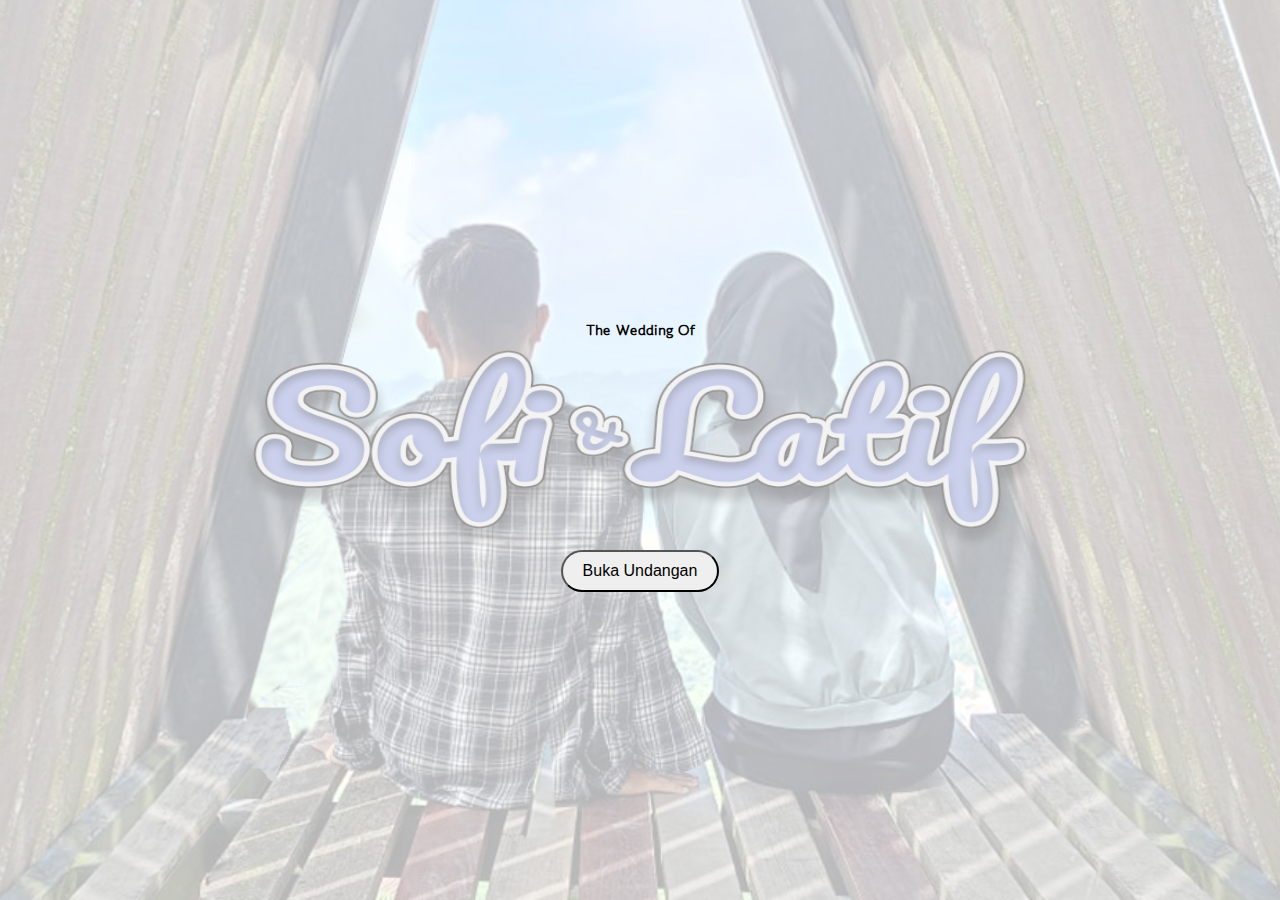
<file: index.html>
<!DOCTYPE html>
<html lang="id">
<head>
    <meta charset="UTF-8">
    <meta name="viewport" content="width=device-width, initial-scale=1.0">
    <title>Hero Section</title>
    <link rel="stylesheet" href="styles.css">
</head>
<body>
    <div class="hero">
        <h1>The Wedding Of </h1>
        <img  class="logo1" src="img/logo1.png" alt="">
        <button id="open-invitation" > <span>Buka Undangan</span> </button>
    </div>
    <div class="popup" id="popup">
        <p>Hai <span></span></p>
        <button id="close-popup">Tutup</button>
    </div>

    <script src="script.js"></script>
</body>
<!-- FONT -->
 <!-- Gowun Dodun -->
<link rel="preconnect" href="https://fonts.googleapis.com">
<link rel="preconnect" href="https://fonts.gstatic.com" crossorigin>
<link href="https://fonts.googleapis.com/css2?family=Gowun+Dodum&display=swap" rel="stylesheet">
<link rel="preconnect" href="https://fonts.googleapis.com">
<link rel="preconnect" href="https://fonts.gstatic.com" crossorigin>
<!-- end Gowun Dodun -->
 <!-- Pacifico -->
 <link rel="preconnect" href="https://fonts.googleapis.com">
 <link rel="preconnect" href="https://fonts.gstatic.com" crossorigin>
 <link href="https://fonts.googleapis.com/css2?family=Pacifico&display=swap" rel="stylesheet">
<!-- End Pacifico -->
<!-- END FONT -->
<link href="https://fonts.googleapis.com/css2?family=Gowun+Dodum&display=swap" rel="stylesheet">
</html>
</file>
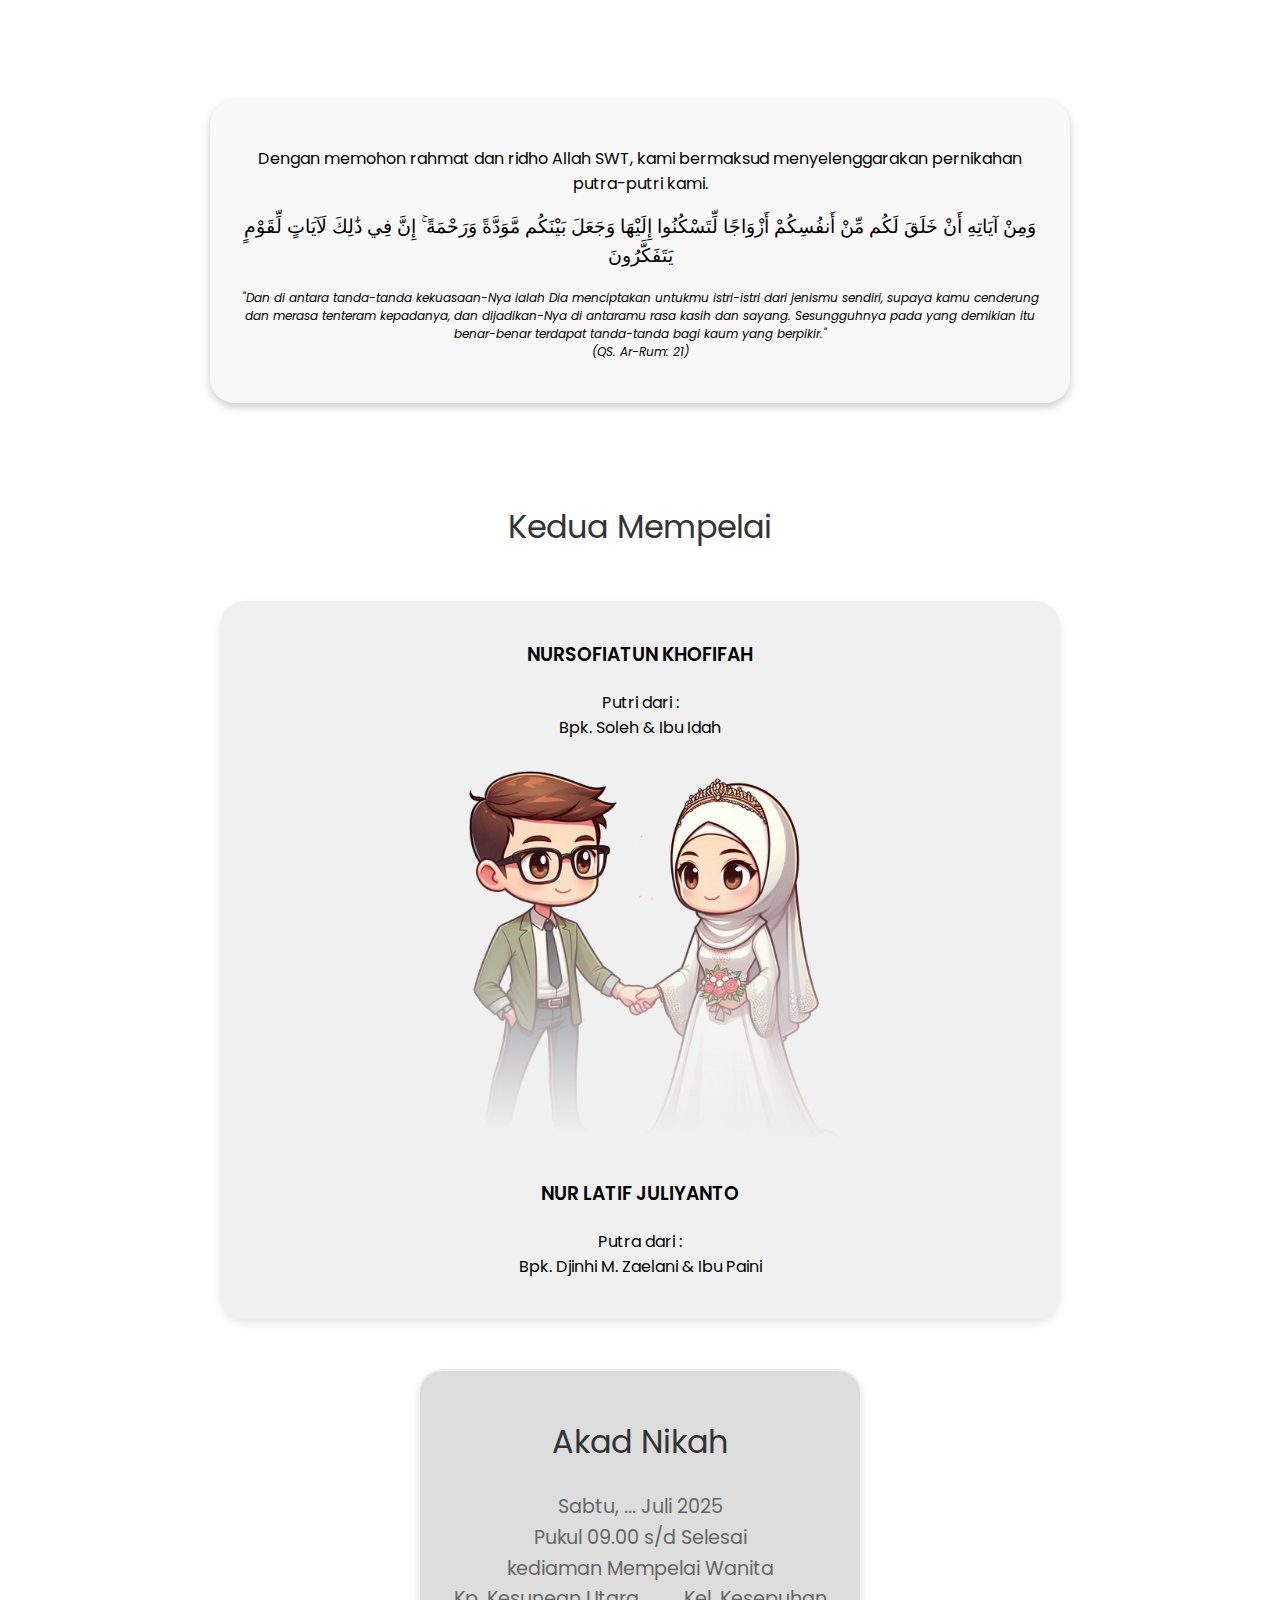
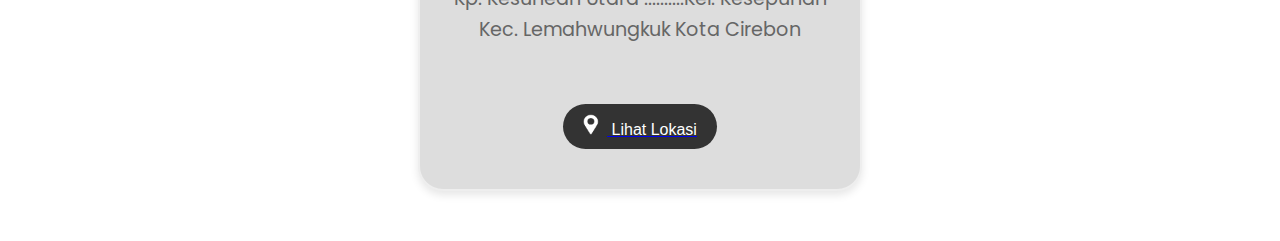
<file: Halaman Undangan/BukaUndangan.html>
<!DOCTYPE html>
<html lang="en">
<head>
    <meta charset="UTF-8">
    <meta name="viewport" content="width=device-width, initial-scale=1.0">
    <title>Sofi & Latif</title>
    <link rel="stylesheet" href="style1.css">
    <link rel="preconnect" href="https://fonts.googleapis.com">
    <link rel="preconnect" href="https://fonts.gstatic.com" crossorigin>
    <link href="https://fonts.googleapis.com/css2?family=Pacifico&family=Poppins:ital,wght@0,100;0,200;0,300;0,400;0,500;0,600;0,700;0,800;0,900&display=swap" rel="stylesheet">
    <link rel="stylesheet" href="style1.css">
</head>
<body>
    <div class="flat-box" id="weddingBox">
        <p>Dengan memohon rahmat dan ridho Allah SWT, kami bermaksud menyelenggarakan pernikahan putra-putri kami.</p>
        <p class="arabic-ayah">وَمِنْ آيَاتِهِ أَنْ خَلَقَ لَكُم مِّنْ أَنفُسِكُمْ أَزْوَاجًا لِّتَسْكُنُوا إِلَيْهَا وَجَعَلَ بَيْنَكُم مَّوَدَّةً وَرَحْمَةً ۚ إِنَّ فِي ذَٰلِكَ لَآيَاتٍ لِّقَوْمٍ يَتَفَكَّرُونَ</p>
        <p class="ayah">"Dan di antara tanda-tanda kekuasaan-Nya ialah Dia menciptakan untukmu istri-istri dari jenismu sendiri, 
        supaya kamu cenderung dan merasa tenteram kepadanya, dan dijadikan-Nya di antaramu rasa kasih dan sayang. 
        Sesungguhnya pada yang demikian itu benar-benar terdapat tanda-tanda bagi kaum yang berpikir."<br>(QS. Ar-Rum: 21)</p>
    </div>
    <div class="KeduaMempelai">
        <h2>Kedua Mempelai</h2>
    </div>
    <div class="Mempelai">
        <div class="MempelaiContent">
            <h3>NURSOFIATUN KHOFIFAH</h3>
            <h4>Putri dari : <br> Bpk. Soleh & Ibu Idah </h4>
            <div class="anim"><img src="../img/wedanim.png" alt=""></div>
            <h3>NUR LATIF JULIYANTO</h3>
            <h4>Putra dari : <br> Bpk. Djinhi M. Zaelani & Ibu Paini </h4>
        </div>
    </div> 
    <div class="Resepsi">
        <h2>Akad Nikah</h2>
        <p>Sabtu, ... Juli 2025<br>Pukul 09.00 s/d Selesai<br>kediaman Mempelai Wanita<br>Kp. Kesunean Utara ..........Kel. Kesepuhan Kec. Lemahwungkuk Kota Cirebon</p><br>
        <a href="https://maps.app.goo.gl/SZQXQ96yjhG5msKK8"><button> <img src="../img/pin.png" alt=""> Lihat Lokasi 
        </button></a>
    </div>   
    
    <script src="script1.js"></script>
</body>
</html>
</file>
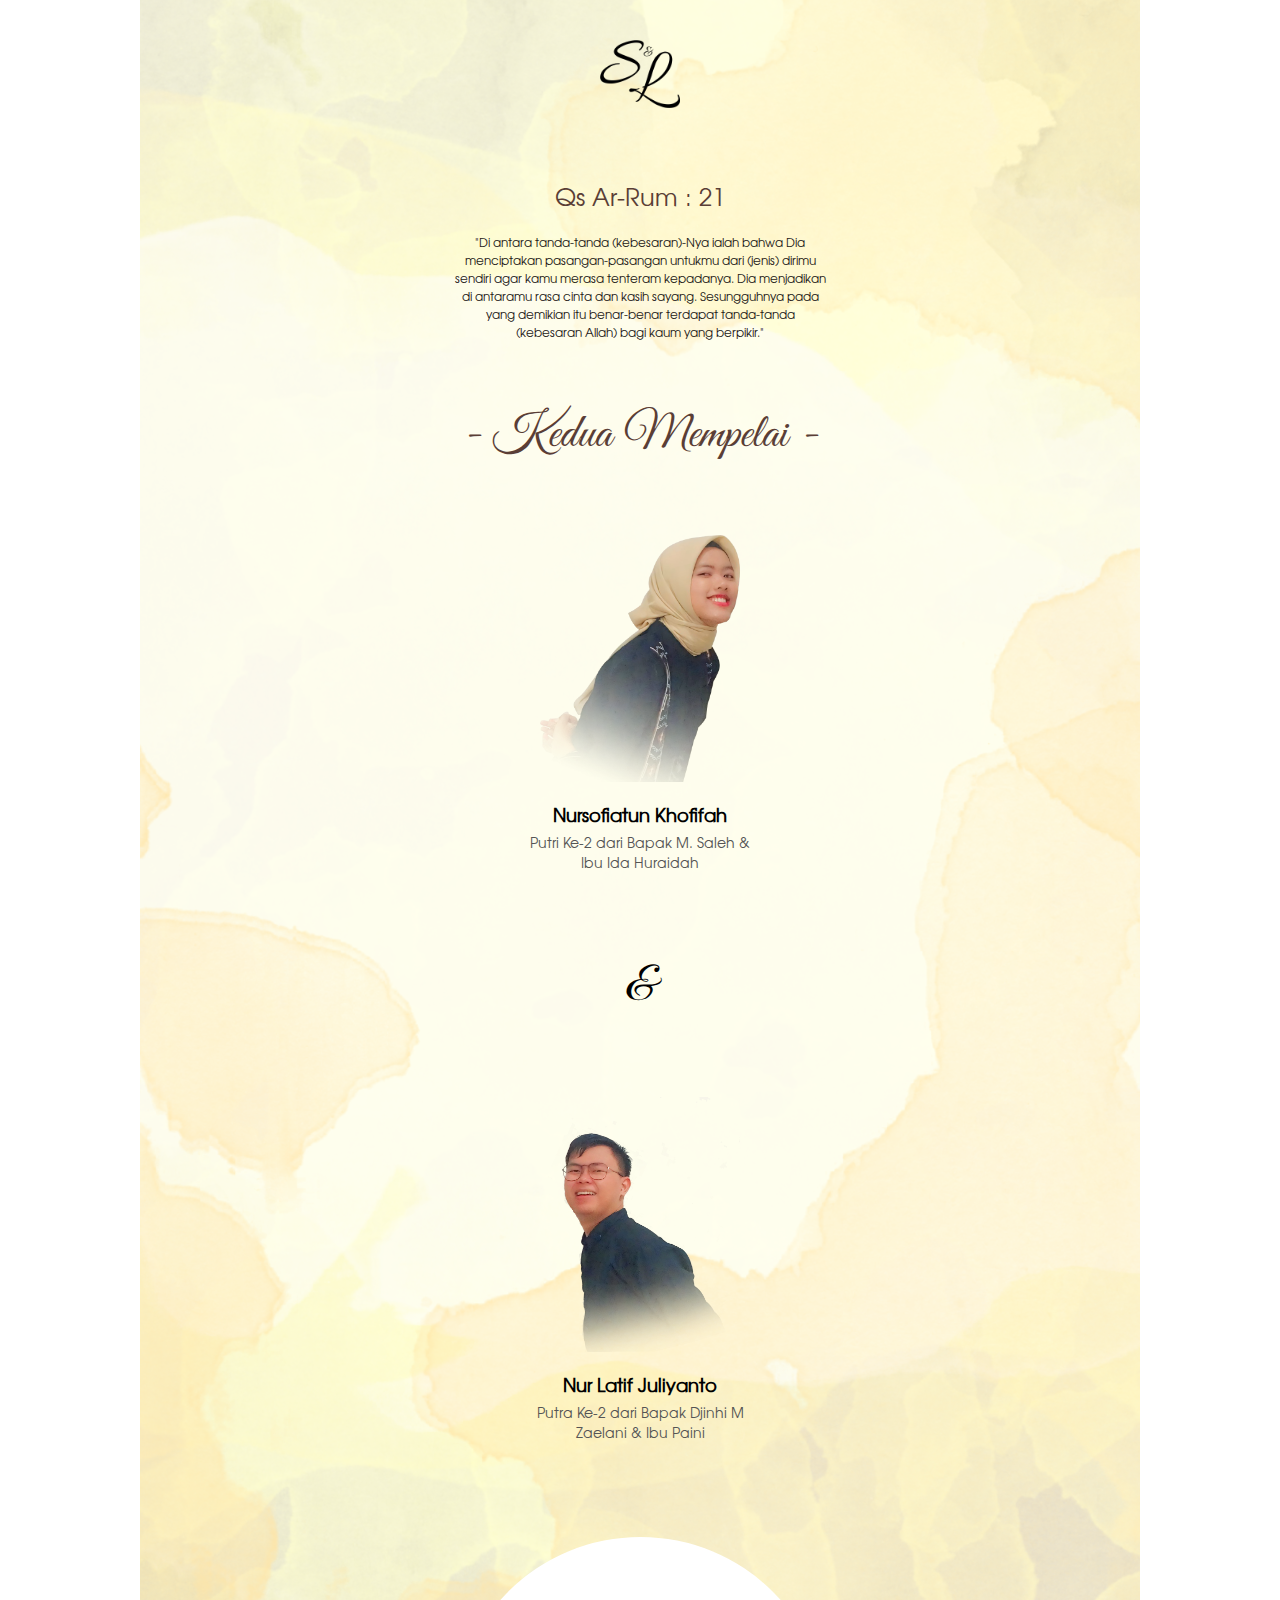
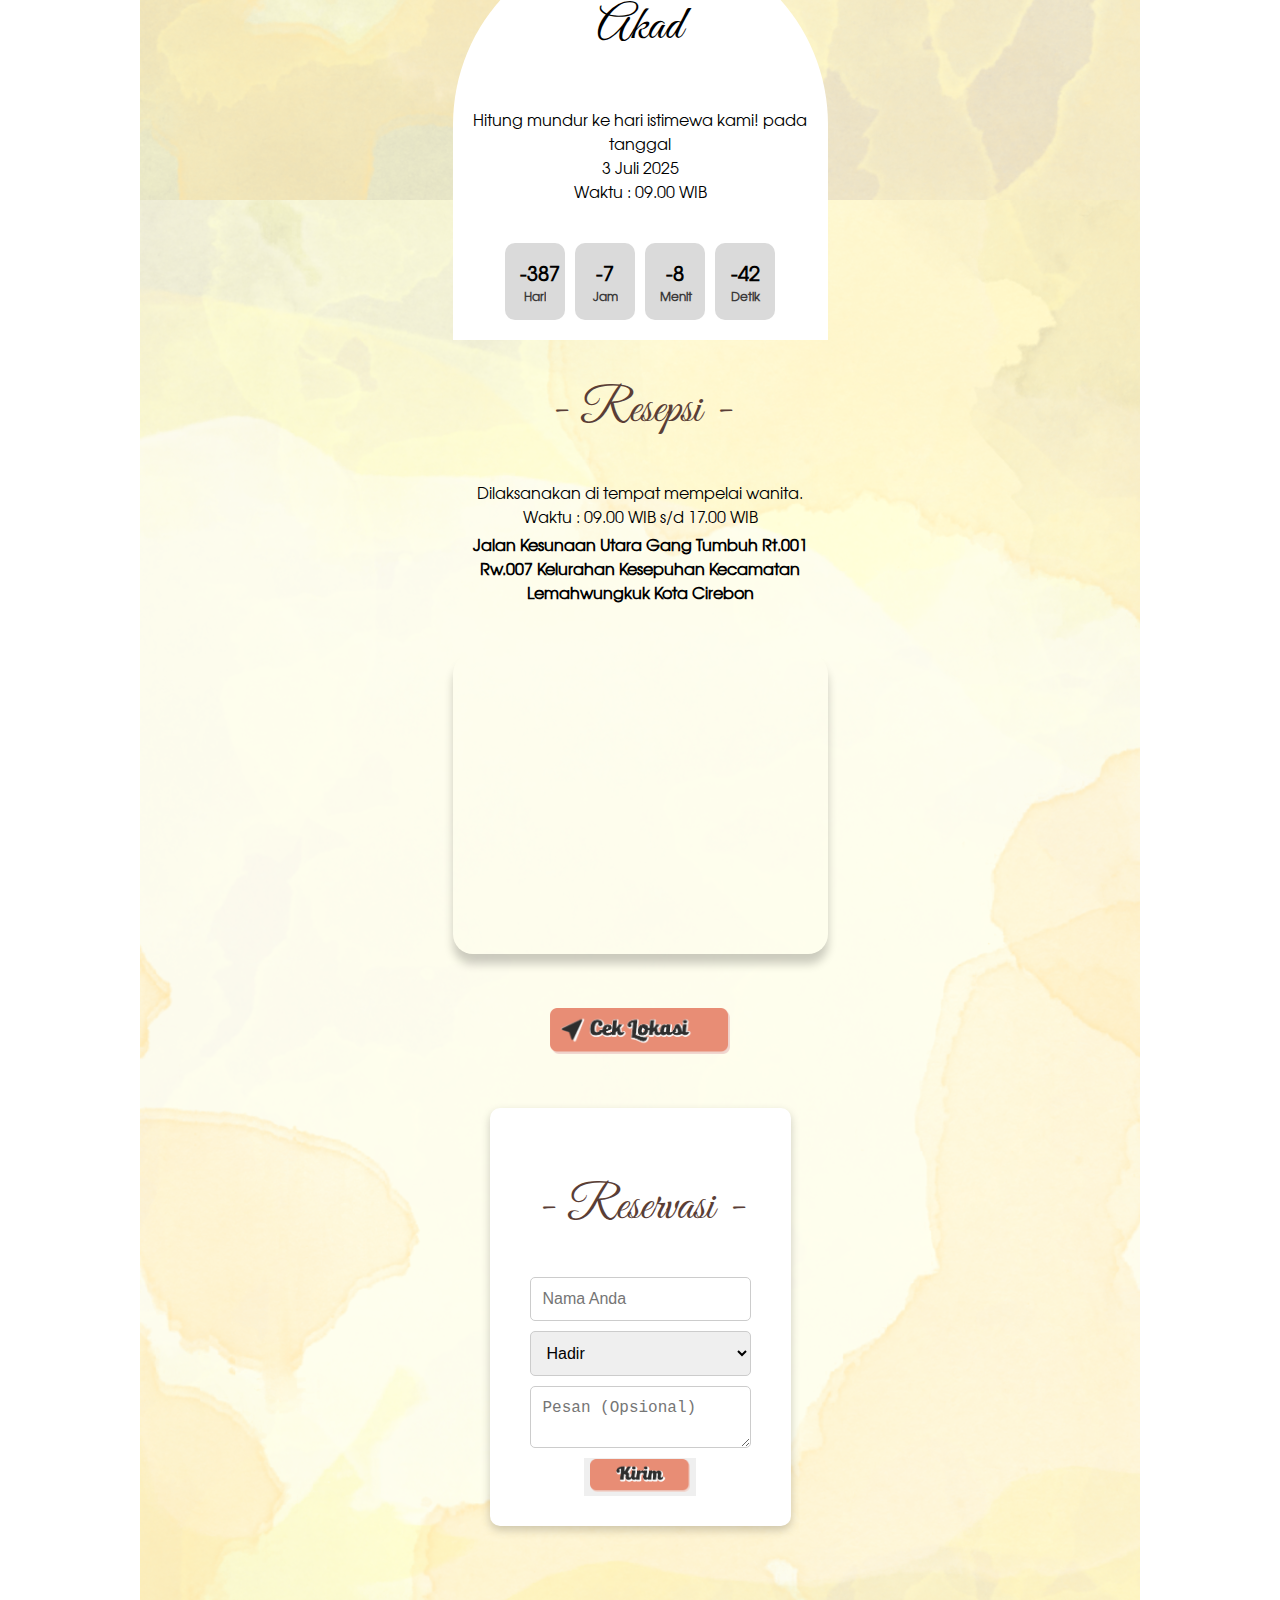
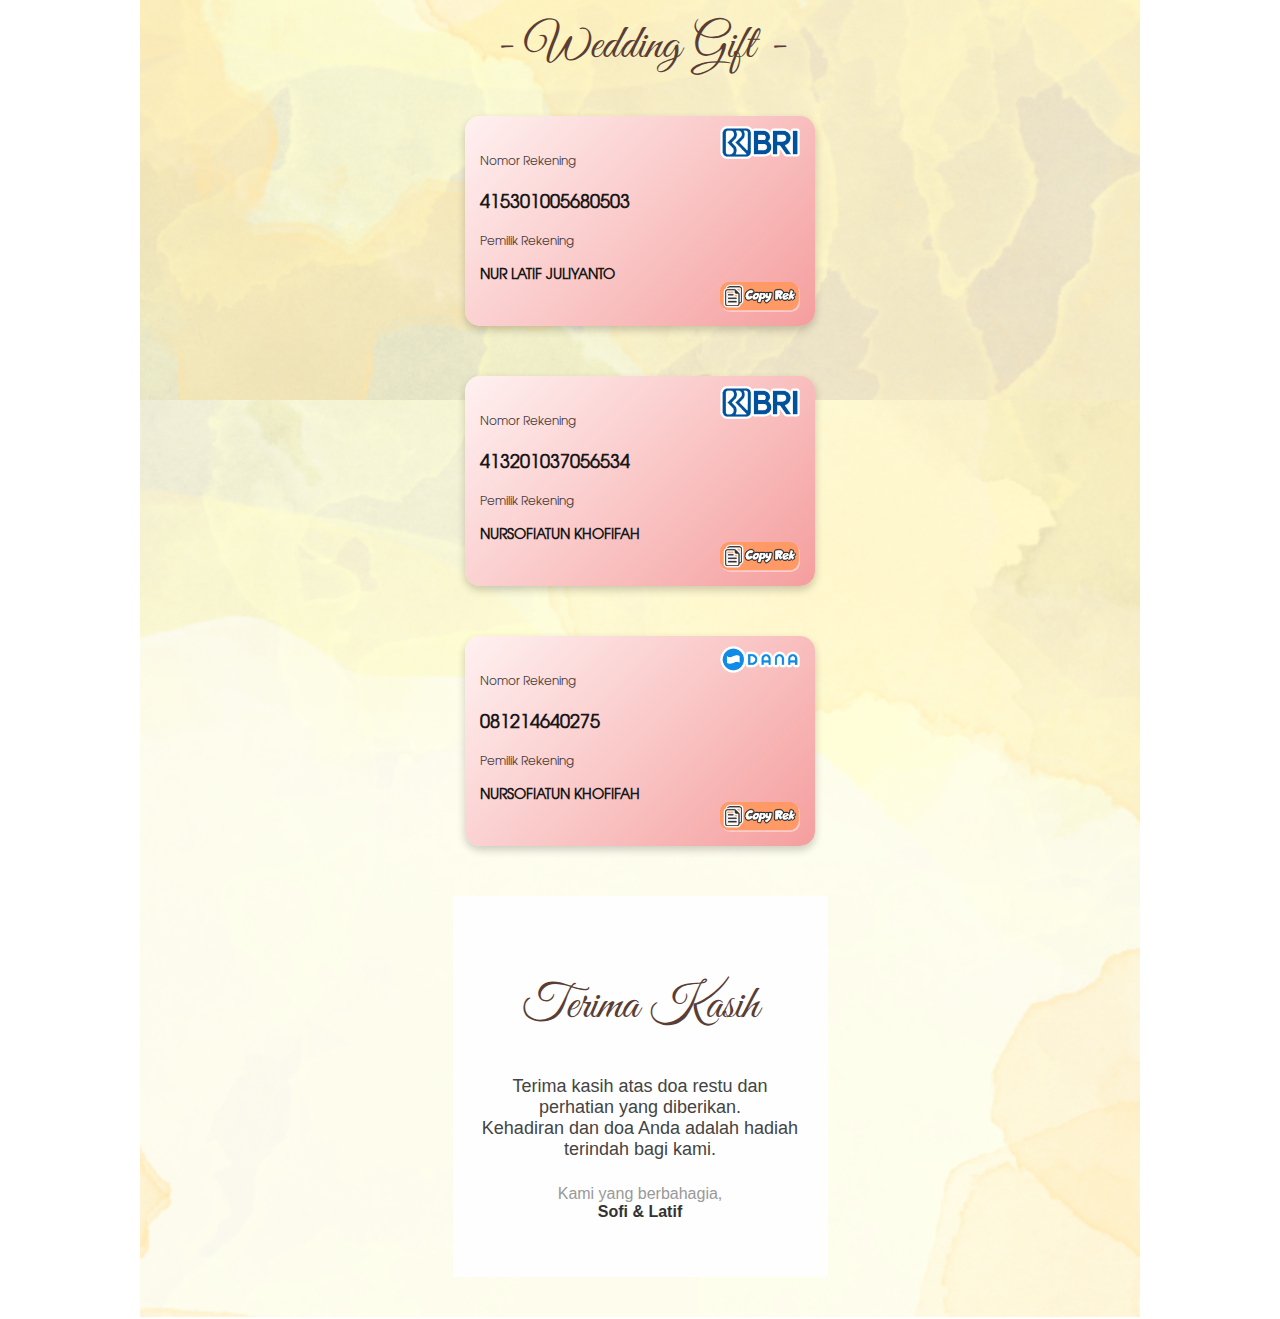
<file: UndanganCont/Cont.html>
<!DOCTYPE html>
<html lang="id">
<head>
    <meta charset="UTF-8">
    <meta name="viewport" content="width=device-width, initial-scale=1.0">
    <title>Undangan Pernikahan</title>
    <link rel="stylesheet" href="assetcont/css/cont.css">
</head>
<body>
    <div class="invitation-container">
        <img src="assetcont/img/logo.svg" alt="Logo" class="logo">
        
        <div class="ArRum">
            <h2 class="Qs">Qs Ar-Rum : 21</h2>
            <p class="Arti" >"Di antara tanda-tanda (kebesaran)-Nya ialah bahwa Dia menciptakan pasangan-pasangan untukmu dari (jenis) dirimu sendiri agar kamu merasa tenteram kepadanya. Dia menjadikan di antaramu rasa cinta dan kasih sayang. Sesungguhnya pada yang demikian itu benar-benar terdapat tanda-tanda (kebesaran Allah) bagi kaum yang berpikir."</p>
        </div>
        <div class="section">
            <h2 class="KeduaMempelai">- Kedua Mempelai -</h2>
        </div>
        <div class="card">
            <img src="assetcont/img/wanita.svg" alt="Nursofiatun Khofifah">
            <div class="name">Nursofiatun Khofifah</div>
            <div class="parents">Putri Ke-2 dari Bapak M. Saleh & Ibu Ida Huraidah</div>
        </div>
        <div><h2 class="Akad">&</h2></div>
        <div class="card">
            <img src="assetcont/img/pria.svg" alt="Nur Latif Juliyanto">
            <div class="name">Nur Latif Juliyanto</div>
            <div class="parents">Putra Ke-2 dari Bapak Djinhi M Zaelani & Ibu Paini</div>
        </div>
        
        <div class="barakad">
            <h2 class="Akad">Akad</h2>
            <p class="texthitungmundur">Hitung mundur ke hari istimewa kami! pada tanggal <br>3 Juli 2025 <br> Waktu : 09.00 WIB</p>
            
            <div class="countdown-container">
                <div class="countdown-box">
                    <div id="days">00</div>
                    <div class="label">Hari</div>
                </div>
                <div class="countdown-box">
                    <div id="hours">00</div>
                    <div class="label">Jam</div>
                </div>
                <div class="countdown-box">
                    <div id="minutes">00</div>
                    <div class="label">Menit</div>
                </div>
                <div class="countdown-box">
                    <div id="seconds">00</div>
                    <div class="label">Detik</div>
                </div>
            </div>
        
        </div>
        
        <div class="section">
            <h2 class="KeduaMempelai">- Resepsi -</h2>
            <p class="tempatacara">Dilaksanakan di tempat mempelai wanita.<br>Waktu : 09.00 WIB s/d 17.00 WIB</p><br>
            <p class="tempat-acara-1" >Jalan Kesunaan Utara Gang Tumbuh Rt.001 Rw.007 Kelurahan Kesepuhan Kecamatan Lemahwungkuk Kota Cirebon</p>

            <!-- map -->
            <div class="map-container">
                <iframe src="https://www.google.com/maps/embed?pb=!1m14!1m12!1m3!1d598.3626422765752!2d108.57503630750804!3d-6.724278315077041!2m3!1f0!2f0!3f0!3m2!1i1024!2i768!4f13.1!5e0!3m2!1sid!2sid!4v1742841448800!5m2!1sid!2sid" width="600" height="450" style="border:0;" allowfullscreen="" loading="lazy" referrerpolicy="no-referrer-when-downgrade"></iframe>
            </div>
             <!-- end map  -->
            <a href="https://maps.app.goo.gl/F7T4g4q6hc52HpC27"><div class="ceklokasi"><img src="assetcont/img/ceklokasi.svg" alt=""></div></a>
        </div>
        
        <div class="container" style="max-width: max-content;">
            <h2 class="KeduaMempelai">- Reservasi -</h2>
            <form id="reservationForm">
                <input type="text" id="nama" placeholder="Nama Anda" required>
                <select id="kehadiran">
                    <option value="Hadir">Hadir</option>
                    <option value="Tidak Hadir">Tidak Hadir</option>
                </select>
                <textarea id="pesan" placeholder="Pesan (Opsional)"></textarea>
                <div class="" type="submit">
                    <button id="submitButton">
                        <img src="assetcont/img/kirim.svg" class="kirim" alt="">
                    </button>
                </div>
                
            </form>
            <p id="status" style="color: green; display: none;">Terima kasih! Pesan telah terkirim</p>
        </div>
        <!-- buat kado pasangan pengantin  -->
         <div class="Wedding Gift" >
            <h2 class="KeduaMempelai">- Wedding Gift - </h2>
         </div>
        <div class="card-1">
        <div class="bank-logo"><img src="assetcont/img/BRI.svg" alt="" class="Bank" ></div>
        <div class="info">
            <p class="label">Nomor Rekening</p>
            <p class="account-number" id="account-number">415301005680503</p>
            <p class="label">Pemilik Rekening</p>
            <p class="owner-name">NUR LATIF JULIYANTO</p>
        </div>
        <div class="actions">
            <div class="btn" onclick="copyAccount()">
                <img src="assetcont/img/btncopy.svg" alt="" class="small-img">
            </div>
        </div>

    </div>
        <div class="card-1">
        <div class="bank-logo"><img src="assetcont/img/BRI.svg" alt="" class="Bank" ></div>
        <div class="info">
            <p class="label">Nomor Rekening</p>
            <p class="account-number" id="account-number">413201037056534</p>
            <p class="label">Pemilik Rekening</p>
            <p class="owner-name">NURSOFIATUN KHOFIFAH</p>
        </div>
        <div class="actions">
            <div class="btn" onclick="copyAccount()">
                <img src="assetcont/img/btncopy.svg" alt="" class="small-img">
            </div>
        </div>

    </div>
        <div class="card-1">
        <div class="bank-logo"><img src="assetcont/img/DANA.svg" alt="" class="Bank" ></div>
        <div class="info">
            <p class="label">Nomor Rekening</p>
            <p class="account-number" id="account-number">081214640275</p>
            <p class="label">Pemilik Rekening</p>
            <p class="owner-name">NURSOFIATUN KHOFIFAH</p>
        </div>
        <div class="actions">
            <div class="btn" onclick="copyAccount()">
                <img src="assetcont/img/btncopy.svg" alt="" class="small-img">
            </div>
        </div>
    </div>
         <!-- end kado  -->
         <section style="padding: 40px 20px; background-color: #fefefe; text-align: center; font-family: 'Segoe UI', sans-serif;">
            <h2 class="KeduaMempelai">Terima Kasih</h2>
            <p style="color: #444; font-size: 18px; max-width: 600px; margin: 0 auto;">
              Terima kasih atas doa restu dan perhatian yang diberikan.<br>
              Kehadiran dan doa Anda adalah hadiah terindah bagi kami.
            </p>
            <p style="margin-top: 25px; color: #999; font-size: 16px;">
              Kami yang berbahagia,<br>
              <strong style="color: #333;">Sofi & Latif</strong>
            </p>
          </section>
          
    </div>
</body>
<script src="assetcont/js/cont.js"></script>
</html>
</file>
<file: styles.css>
body {
    margin: 0;
    font-family: Arial, sans-serif;
}

.hero {
    position: relative;
    height: 100vh;
    display: flex;
    flex-direction: column;
    justify-content: center;
    align-items: center;
    background-color: #f0f0f0;
    text-align: center;
    background-image: url('img/hero1.jpg');
    background-size: cover;
    background-position: center;
    background-repeat: no-repeat;
    width: 100%;
}
.hero h1{
    color: rgb(0, 0, 0);
    border-color: black;
    text-shadow: #ccc;
} 
/* Create a semi-transparent overlay */
.hero::before {
    content: "";
    position: absolute;
    top: 0;
    left: 0;
    right: 0;
    bottom: 0;
    background-color: rgba(255, 255, 255, 0.5); /* White overlay with 50% transparency */
    z-index: 1;
}

/* Ensure content is displayed above the overlay */
.hero h1,
.hero h2,
.hero button {
    position: relative;
    z-index: 2;
}
/* Default style for PC (desktop) */
.logo1 {
    width: 800px;
    height: 200px;
    position: relative;  
}


/* Style for mobile devices (max-width 768px) */
@media only screen and (max-width: 768px) {
    .logo1 {
        width: 400px;
        height: 100px;
        align-items: center;
    }
}
@media (max-width: 600px){
    .logo1 {
        width: 400px;
        height: 100px;
        align-items: center;
    }
    
}
@media (max-width: 360px){
    .logo1 {
        width: 200px;
        height: 50px;
        align-items: center;
        display: flex;
        justify-content: center; /* Memusatkan secara horizontal */
        align-items: center;    /* Memusatkan secara vertikal */

    }
    
}

h1 {
    font-size: 15px;
    font-family: "Gowun Dodum";
}

h2 {
    font-size: 2em;
    margin: 20px 0;
    font-family: 'Pacifico';
}

button {
    padding: 10px 20px;
    border-radius: 30px;
    font-size: 1em;
    cursor: pointer;
}

.popup {
    display: none;
    position: fixed;
    top: 50%;
    left: 50%;
    transform: translate(-50%, -50%);
    padding: 20px;
    background-color: rgb(255, 177, 242);
    border: 1px solid #ccc;
    border-radius: 25px;
    box-shadow: 0 0 10px rgba(0, 0, 0, 0.1);
    z-index: 20;
    align-items: center;
}
#popup {
    text-align: center; /* Center-aligns the content inside the popup */
}

#close-popup {
    margin: 0 auto; /* Centers the button horizontally */
    display: block; /* Allows the margin auto to take effect */
}

.popup.active {
    display: block;
}





/* FONT */
.gowun-dodum-regular {
    font-family: "Gowun Dodum", sans-serif;
    font-weight: 400;
    font-style: normal;
  }
  
/* END FONT */
/* pacifico */
.pacifico-regular {
    font-family: "Pacifico", cursive;
    font-weight: 200;
    font-style: normal;
  }
  /* pacifico end */

  /* Additional styles for mobile compatibility */
</file>
<file: Halaman Undangan/style1.css>
/* General styles for the flat-box */
.flat-box {
    font-family: 'Poppins', serif;
    max-width: 800px; /* Increased max-width for a wider box */
    margin: 100px auto; /* More margin to make it more prominent */
    padding: 30px;
    background-color: #f8f8f8;
    border-radius: 25px;
    box-shadow: 0 4px 10px rgba(0, 0, 0, 0.2);
    opacity: 0; /* Initially hidden for fade-in effect */
    transform: scale(0.9);
    transition: opacity 0.5s ease-in-out, transform 0.5s ease-in-out;
    text-align: center; /* Center-align all text */
}

/* Fade-in animation */
.flat-box.show {
    opacity: 1;
    transform: scale(1);
}

/* Hover effect for a little interaction feedback */
.flat-box:hover {
    box-shadow: 0 6px 15px rgba(0, 0, 0, 0.3);
}

/* Styles for the Arabic text */
.arabic-ayah {
    font-size: 1.2em;
    font-family: 'Poppins', serif; /* Make sure to include this font or choose another one */
    direction: rtl;
    margin-top: 15px;
}

/* Styles for the translated Ayah */
.ayah {
    font-family: 'Poppins', serif;
    font-style: italic;
    margin-top: 15px;
    font-size: 12px;
}
/* Styling for the Kedua Mempelai section */
.KeduaMempelai {
    text-align: center; /* Center the content */
    margin: 50px auto;  /* Center the div itself with auto left and right margins */
}

/* Font styling for the h2 element inside Kedua Mempelai */
.KeduaMempelai h2 {
    font-family: 'Poppins', sans-serif; /* Apply Poppins font */
    font-weight: 400; /* Choose a font weight for better visibility */
    font-size: 2em; /* Adjust the font size as needed */
    color: #333; /* Optionally set a color */
}

/* Container for the Mempelai section */
.Mempelai {
    display: flex;
    justify-content: center;
    align-items: center;
    text-align: center;
    background-color: #f0f0f0; /* Light background color */
    padding: 20px;
    border-radius: 25px; /* Rounded corners */
    box-shadow: 0 4px 10px rgba(0, 0, 0, 0.1); /* Add shadow for depth */
    margin: 50px auto;
    max-width: 800px; /* Set max-width for the container */
}

/* Styling for the Mempelai content */
.MempelaiContent {
    animation: fadeIn 1s ease-in-out, bounce 2s ease-out 1;
}

/* Heading styles for names */
.MempelaiContent h3 {
    font-family: 'Poppins', sans-serif;
    font-weight: 600;
    margin-bottom: 10px;
}

/* Heading styles for parent names */
.MempelaiContent h4 {
    font-family: 'Poppins', sans-serif;
    font-weight: 400;
    margin-bottom: 20px;
}

/* Centering the image within MempelaiContent */
.MempelaiContent .anim {
    display: flex;
    justify-content: center;
    align-items: center;
}

/* Adjusting size for different screen widths */
.MempelaiContent .anim img {
    width: auto;
    max-width: 50%;
    padding: 0;
}

/* Fade-in animation */
@keyframes fadeIn {
    from { opacity: 0; }
    to { opacity: 1; }
}

/* Bounce animation */
@keyframes bounce {
    0%, 20%, 50%, 80%, 100% { transform: translateY(0); }
    40% { transform: translateY(-30px); }
    60% { transform: translateY(-15px); }
}

/* Responsive styling for mobile devices */
@media (max-width: 768px) {
    .Mempelai {
        flex-direction: column; /* Stack content vertically on smaller screens */
    }

    .MempelaiContent .anim img {
        max-width: 70%; /* Adjust the image size for mobile */
    }
}
.Resepsi {
    border: 2px solid #eeeeee;
    border-radius: 25px;
    padding: 20px;
    max-width: 400px;
    margin: 50px auto;
    box-shadow: 0 4px 8px rgba(0, 0, 0, 0.1);
    background-color: rgb(221, 221, 221);

    /* Tambahkan animasi popup */
    animation: fadeInPopup 0.8s ease forwards;
}



.Resepsi h2 {
    font-family: 'Poppins', sans-serif; /* Apply Poppins font */
    font-weight: 400; /* Choose a font weight for better visibility */
    font-size: 2em; /* Adjust the font size as needed */
    color: #333; /* Optionally set a color */
    align-items: center;
    display: flex;
    justify-content: center;

}
.Resepsi p {
    font-family: 'Poppins', sans-serif;  /* Same font for consistency */
    font-size: 1.2em;  /* Adjust font size for paragraph */
    color: #666;  /* Lighter text color */
    margin-top: 0;  /* Remove top margin */
    line-height: 1.6;  /* Improve readability with line height */
    justify-content: center;
    text-align: center;
}

.Resepsi p {
    margin-bottom: 5%;
    text-align: center;
}

.Resepsi button {
    display: block;
    margin: 20px auto;
    padding: 10px 20px;
    background-color: #333;
    color: white;
    border: none;
    border-radius: 50px;
    cursor: pointer;
    font-size: medium;
    text-align: center;
    justify-content: center;
}

.Resepsi button:hover {
    background-color: #555;
}

.Resepsi button img {
    width: 12pt; /* Ukuran lebar gambar diatur menjadi 12pt */
    height: 16pt; /* Tinggi gambar juga diatur menjadi 12pt */
    margin-right: 8px; /* Jarak antara ikon dan teks */
}
</file>
<file: UndanganCont/assetcont/css/cont.css>
@font-face {
    font-family: 'Head';
    src: url('../font/texgyreadventor-regular.otf') format('truetype');
    font-weight: normal;
    font-style: normal;
}
@font-face {
    font-family: 'Latin';
    src: url('../font/GreatVibes-Regular.ttf') format('truetype');
    font-weight: normal;
    font-style: normal;
}
body {
    display: flex;
    justify-content: center;
    align-items: center;
    background-image: url("../img/bgcont.svg"); /* ganti sesuai nama file kamu */
    background-repeat: repeat-y;
    background-position: center top;  /* posisi tengah secara horizontal */
    background-size: auto;            /* biar ukuran asli gambar dipakai */
    margin: 0;
    padding: 20px;
    min-height: 100vh;
    overflow-x: hidden;
    -webkit-user-select: none;
    -moz-user-select: none;
    -ms-user-select: none;
    user-select: none;
}
button{
    border: none;
    color: none;
}
.invitation-container {
    width: 90%;
    max-width: 375px; /* Batas maksimal untuk mobile */
    display: flex;
    flex-direction: column;
    align-items: center;
    padding: 20px;
    border-radius: 10px;
    text-align: center;
}

.logo {
    width: 80px;
    height: auto;
    margin-bottom: 50px;
}

.invitation-section {
    width: 100%;
    margin-bottom: 20px;
    padding: 15px;
    border-radius: 10px;
}

.Qs {
    color: #5a3e36;
    font-weight: 400;
    font-size: 24px;
    font-family: "Head";
}
.Arti {
    color: #241917;
    font-weight: 400;
    font-size: 12px;
    font-family: "Head";
    margin-bottom: 24px;
}

.KeduaMempelai{
    color: #5a3e36;
    font-weight: 400;
    font-size: 48px;
    font-family: "Latin"; /* pilih font saja  */

}

.card {
    background: none;
    padding: 20px;
    border-radius: 100px;
    text-align: center;
    width: 250px;
    margin: 10px 0px 20px 0px;
}
.card img {
    width: 80%;
    height: auto;
    object-fit: cover;
    margin-bottom: 15px;
}
.name {
    font-family: "Head";
    font-size: 18px;
    font-weight: bold;
    
}
.parents {
    font-family: "Head";
    font-size: 14px;
    color: #555;
    padding: 5px;
}
@media (max-width: 380px) {
    body {
        padding: 5px;
    }
    .card {
        width: 90%;
        padding: 15px;
    }
}
.Akad {
    font-weight: 400;
    font-size: 48px;
    font-family: "Latin";
    margin-bottom: 50px;
    
}
.barakad { 

    background-color: #fff;  /* Menyesuaikan gambar agar memenuhi elemen */
    background-position: center; /* Posisi gambar di tengah */
    background-repeat: no-repeat; /* Mencegah gambar berulang */
    padding: 20px; /* Beri jarak agar teks lebih jelas */
    text-align: center; /* Tengahin teks */
    border-radius: 200px 200px 0 0;
    margin-top: 50px;

}
.texthitungmundur{
    font-family: "Head";
    margin-bottom: 40px;
}

/* Responsif untuk layar kecil */
@media (max-width: 363px) {
    .invitation-container {
        padding: 15px;
    }
    .barakad { 
        background-size: cover;  /* Menyesuaikan gambar agar memenuhi elemen */
        background-position: center; /* Posisi gambar di tengah */
        background-repeat: no-repeat; /* Mencegah gambar berulang */
        padding: 10px; /* Beri jarak agar teks lebih jelas */
        text-align: center; /* Tengahin teks */
    }
    .logo {
        width: 70px;
        margin-bottom: 40px;
    }

    h2 {
        font-size: 16px;
    }

    p {
        font-size: 12px;
    }
    .KeduaMempelai{
        font-size: 38px;
    }
}
/* Hitun mundur */
.countdown-container {
    display: flex;
    justify-content: center;
    gap: 10px;
}
.countdown-box {
    padding: 15px;
    border-radius: 10px;
    background-color: #dadada;
    font-size: 20px;
    font-weight: bold;
    width: 30px;
    text-align: center;
    font-family: "Head";
}
.label {
    font-size: 12px;
    color: #131111;
}

@media (max-width: 720px) {
    .countdown-container {
        flex-direction: row;
        flex-wrap: wrap;
        justify-content: center;
        gap: 10px;
    }
    .countdown-box {
        width: 30px;
        padding: 10px;
        font-size: 18px;
    }
}

@media (max-width: 480px) {
    .countdown-container {
        flex-direction: row;
        flex-wrap: wrap;
        justify-content: center;
        gap: 5px;
    }
    .countdown-box {
        width: 30px;
        padding: 8px;
        font-size: 16px;
        margin-bottom: 100px;
    }
}

.map-container iframe {
    width: 100%;
    height: 300px; /* Ukuran default */
    border-radius: 20px;
    box-shadow: 0px 10px 10px rgba(0, 0, 0, 0.2); /* Efek bayangan */
}

/* Untuk perangkat mobile dengan lebar kurang dari 768px */
@media (max-width: 768px) {
    .map-container iframe {
        width: 90%; /* Ukuran lebih kecil */
        height: 200px; /* Kurangi tinggi */
        display: block;
        margin: 0 auto; /* Tengah */
    }
}
    .tempatacara{
        font-family: "Head";
    }
    .tempat-acara-1 {
        margin-top: -30px;
        font-family: "Head";
        font-weight: 600;
        margin-bottom: 50px;
    }
    .ceklokasi img{
        width: 180px;
    }
    .ceklokasi{
        border: none; /* Menghapus border */
        outline: none; /* Menghapus outline saat klik */
        box-shadow: none; /* Menghapus bayangan */
        margin-top: 50px;


    }

    /* reservasi */
/* Memperlebar kontainer */
.container {
    max-width: 600px; /* Lebar diperbesar */
    margin: 50px auto;
    background: white;
    padding: 30px;
    border-radius: 10px;
    box-shadow: 0px 4px 10px rgba(0, 0, 0, 0.2);
    text-align: center;
}

/* Menyesuaikan input, select, dan textarea agar lebar penuh */
input, select, textarea {
    width: calc(100% - 20px); /* Lebar lebih besar dan proporsional */
    padding: 12px;
    margin: 10px auto;
    display: block;
    border: 1px solid #ccc;
    border-radius: 5px;
    font-size: 16px;
    box-sizing: border-box; /* Menghindari elemen melewati lebar kontainer */
}

/* Responsif untuk layar kecil */
@media (max-width: 768px) {
    .container {
        max-width: 95%;
    }
}

.kirim{
    width: 100px; /* Atur ukuran sesuai kebutuhan */
    height: auto; /* Biarkan proporsi tetap terjaga */   
}
/* kado */
.card-1 {
    width: 320px;
    height: 180px;
    background: linear-gradient(135deg, #fff1f1, #f59e9e);
    color: rgb(24, 24, 24);
    border-radius: 15px;
    box-shadow: 0 4px 8px rgba(0, 0, 0, 0.2);
    padding: 15px;
    position: relative;
    font-family: Arial, sans-serif;
    margin-bottom: 50px;
}
.bank-logo {
    position: absolute;
    top: 10px;
    right: 15px;
    font-size: 12px;
    font-weight: bold;
}
.info {
    font-family: "Head";
    margin-top: 20px;
    text-align: left;
}
.label {
    font-size: 12px;
    opacity: 0.8;
}
.account-number {
    font-size: 18px;
    font-weight: bold;
}
.owner-name {
    font-size: 14px;
    font-weight: bold;
}
.actions {
    position: absolute;
    bottom: 10px;
    right: 15px;
    display: flex;
    gap: 10px;
}
.small-img {
    width: 80px; /* Atur ukuran sesuai kebutuhan */
    height: auto; /* Biarkan proporsi tetap terjaga */
}
.btn-tf{
    width: 80px; /* Atur ukuran sesuai kebutuhan */
    height: auto; /* Biarkan proporsi tetap terjaga */
}
.Bank{
    width: 80px; /* Atur ukuran sesuai kebutuhan */
    height: auto; /* Biarkan proporsi tetap terjaga */
}
/* * Animasi Fade In dari Bawah ke Atas */
@keyframes fadeInUp {
    from {
        opacity: 0;
        transform: translateY(50px);
    }
    to {
        opacity: 1;
        transform: translateY(0);
    }
}

/* Terapkan animasi ke semua elemen utama */
.invitation-container, .card, .Akad, .barakad, .section, .map-container, .container, .Wedding, .card-1 {
    animation: fadeInUp 1s ease-in-out;
}

/* Tambahkan delay agar efek masuk lebih menarik */
.card:nth-child(1) { animation-delay: 0.2s; }
.Akad { animation-delay: 0.4s; }
.card:nth-child(2) { animation-delay: 0.6s; }
.barakad { animation-delay: 0.8s; }
.section { animation-delay: 1s; }
.map-container { animation-delay: 1.2s; }
.container { animation-delay: 1.4s; }
.Wedding { animation-delay: 1.6s; }
.card-1 { animation-delay: 1.8s; }

/* Animasi loading untuk tombol kirim */
button.loading {
    position: relative;
    pointer-events: none;
}

button.loading::after {
    content: "";
    width: 16px;
    height: 16px;
    border: 2px solid white;
    border-top-color: transparent;
    border-radius: 50%;
    display: inline-block;
    position: absolute;
    right: 10px;
    animation: spin 1s linear infinite;
}

/* Animasi berputar */
@keyframes spin {
    0% { transform: rotate(0deg); }
    100% { transform: rotate(360deg); }
}

/* Saat tombol loading, sembunyikan gambar kirim */
button.loading img {
    visibility: hidden;
}
</file>
